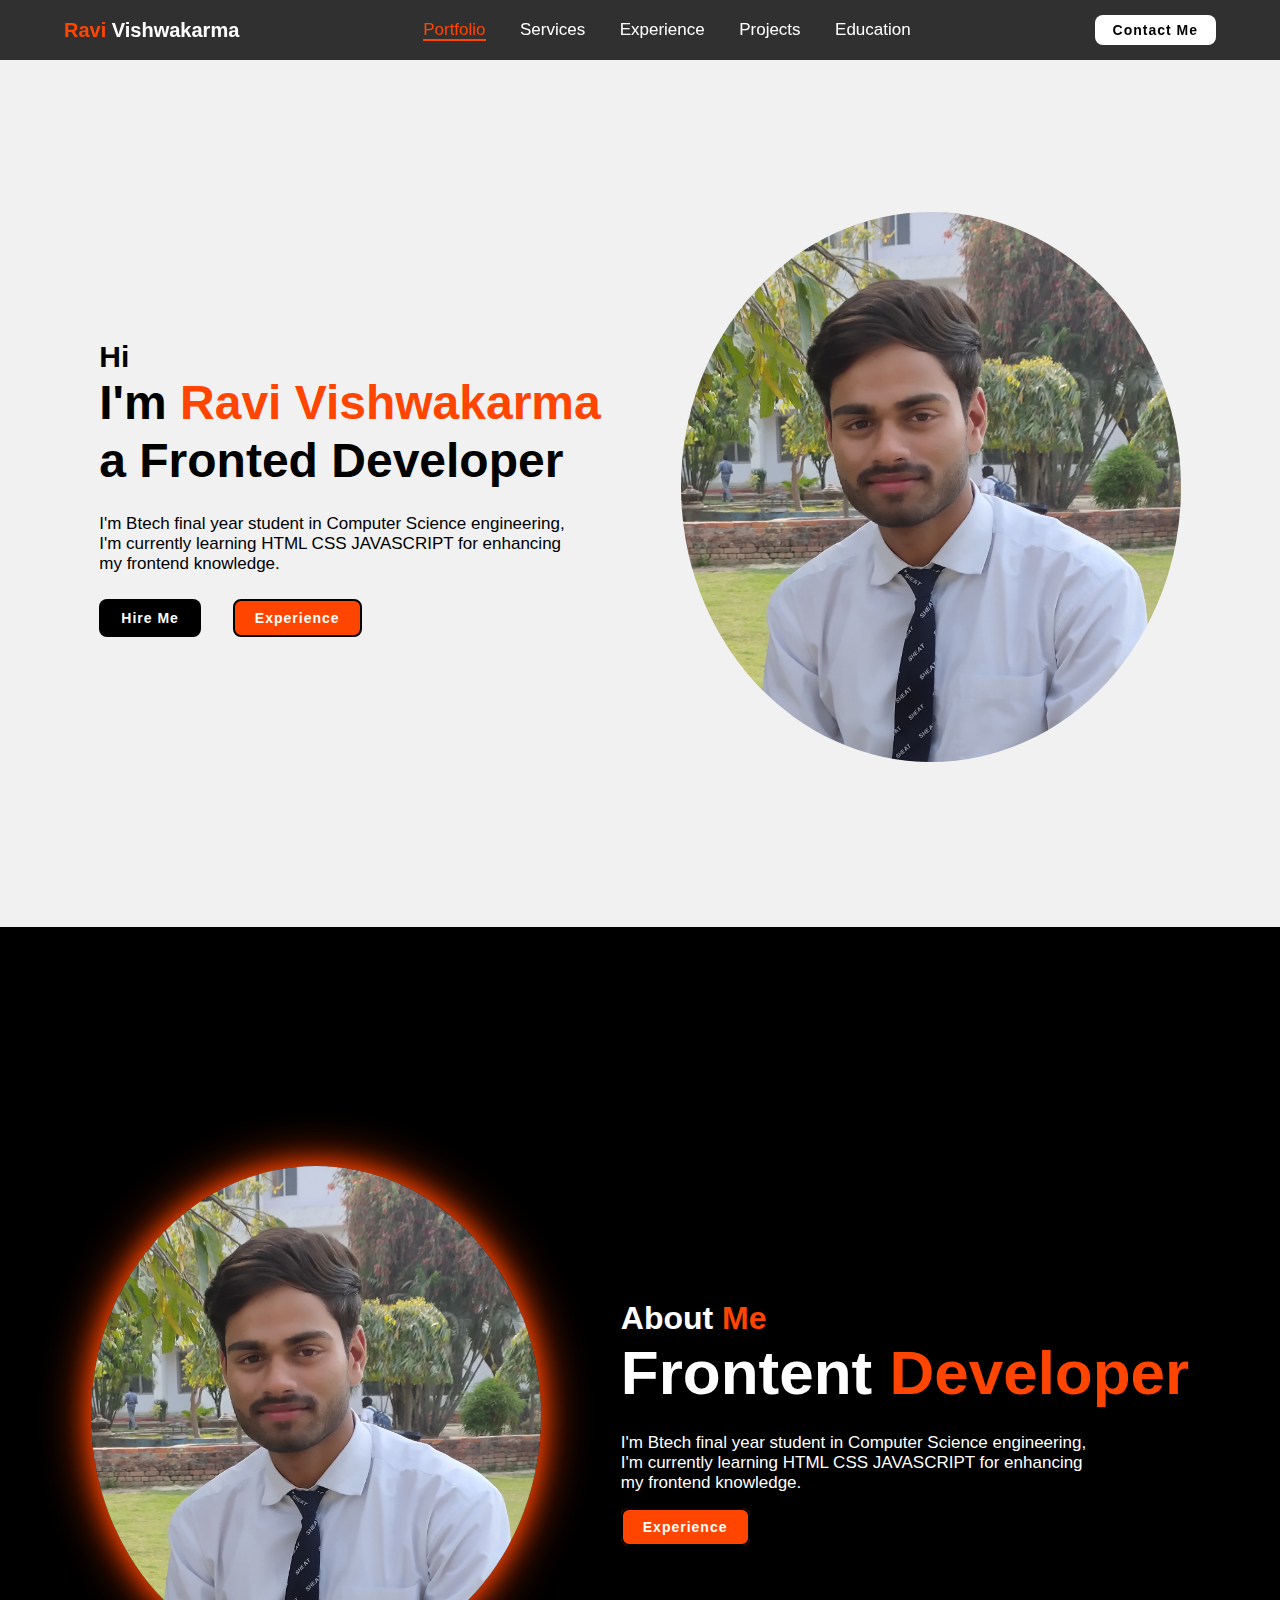
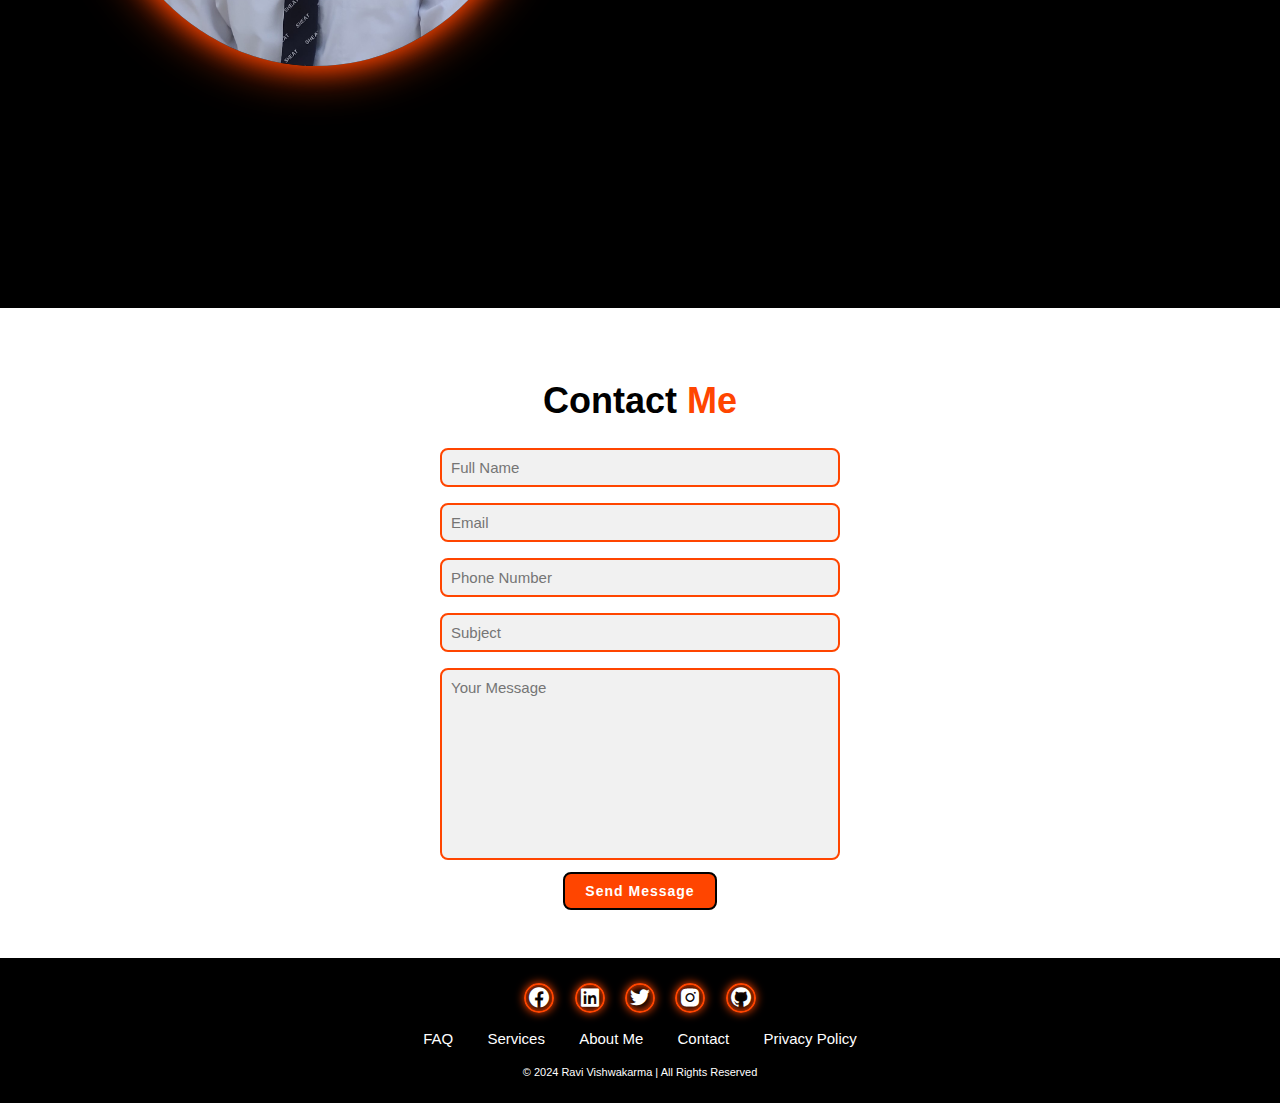
<file: Portfolio/index.html>
<!DOCTYPE html>
<html lang="en">
<head>
    <meta charset="UTF-8">
    <meta name="viewport" content="width=device-width, initial-scale=1.0">
    <link rel="stylesheet" href="style.css">
    <link href='https://unpkg.com/boxicons@2.1.4/css/boxicons.min.css' rel='stylesheet'>
    <title>Ravi Vishwakarma Demo Portfolio</title>
</head>
<body>
    <header class="header">
        <a href="#" class="logo"><span>Ravi </span>Vishwakarma</a>
        <nav class="navbar">
            <a href="#" class="active">Portfolio</a>
            <a href="#">Services</a>
            <a href="#">Experience</a>
            <a href="#">Projects</a>
            <a href="#">Education</a>
        </nav>

        <a href="#" class="contact">Contact Me</a>
    </header>

    
    <section class="home">
        <div class="home-content">
            <h3>Hi</h3>
            <h1>I'm <span>Ravi Vishwakarma</span><br>a Fronted Developer</h1>
            <p>I'm Btech final year student in Computer Science engineering,<br>I'm currently learning 
                HTML CSS JAVASCRIPT for enhancing<br>my frontend knowledge.</p>

            <div class="btn-box">
                <button class="btn-1">Hire Me</button>
                <button class="btn-2">Experience</button>
            </div>
        </div>
        <div class="img-box">
            <img src="img1.jpg" alt="">
        </div>
    </section>


    <section class="about">

        <div class="about-img">
            <img src="img1.jpg" alt="">
        </div>
        
        <div class="about-content">
            <h2 class="heading">About <span>Me</span></h2>
            <h3>Frontent <span>Developer</span>
            </h3>
            <p>I'm Btech final year student in Computer Science engineering,<br>I'm currently learning 
                HTML CSS JAVASCRIPT for enhancing<br>my frontend knowledge.</p>
            <a href="#" class="btn-2">Experience</a>
        </div>
    </section>

    <section class="contact-form">
        <h2 class="contact-me">Contact <span>Me</span></h2>

        <form action="#">
            <div class="input-box">
                <input type="text" placeholder="Full Name">
                <input type="email" placeholder="Email">
                <input type="number" placeholder="Phone Number">
                <input type="text" placeholder="Subject">
            </div>

            <textarea name="" id="" cols="30" rows="10" placeholder="Your Message"></textarea>
            <input type="submit" value="Send Message" class="btn-2">
        </form>
    </section>

    <footer class="footer">
        <div class="social">
            <a href="#"><i class='bx bxl-facebook-circle'></i></a>
            <a href="#"><i class='bx bxl-linkedin-square'></i></a>
            <a href="#"><i class='bx bxl-twitter'></i></a>
            <a href="https://www.instagram.com/mr_raaviii/"><i class='bx bxl-instagram-alt'></i></a>
            <a href="#"><i class='bx bxl-github'></i></a>
        </div>

        <ul class="list">
            <li>
                <a href="#">FAQ</a>
            </li>
            <li>
                <a href="#">Services</a>
            </li>
            <li>
                <a href="#">About Me</a>
            </li>
            <li>
                <a href="#">Contact</a>
            </li>
            <li>
                <a href="#">Privacy Policy</a>
            </li>
        </ul>

        <p class="copyright">© 2024 Ravi Vishwakarma | All Rights Reserved</p>
    </footer>
</body>
</html>
</file>
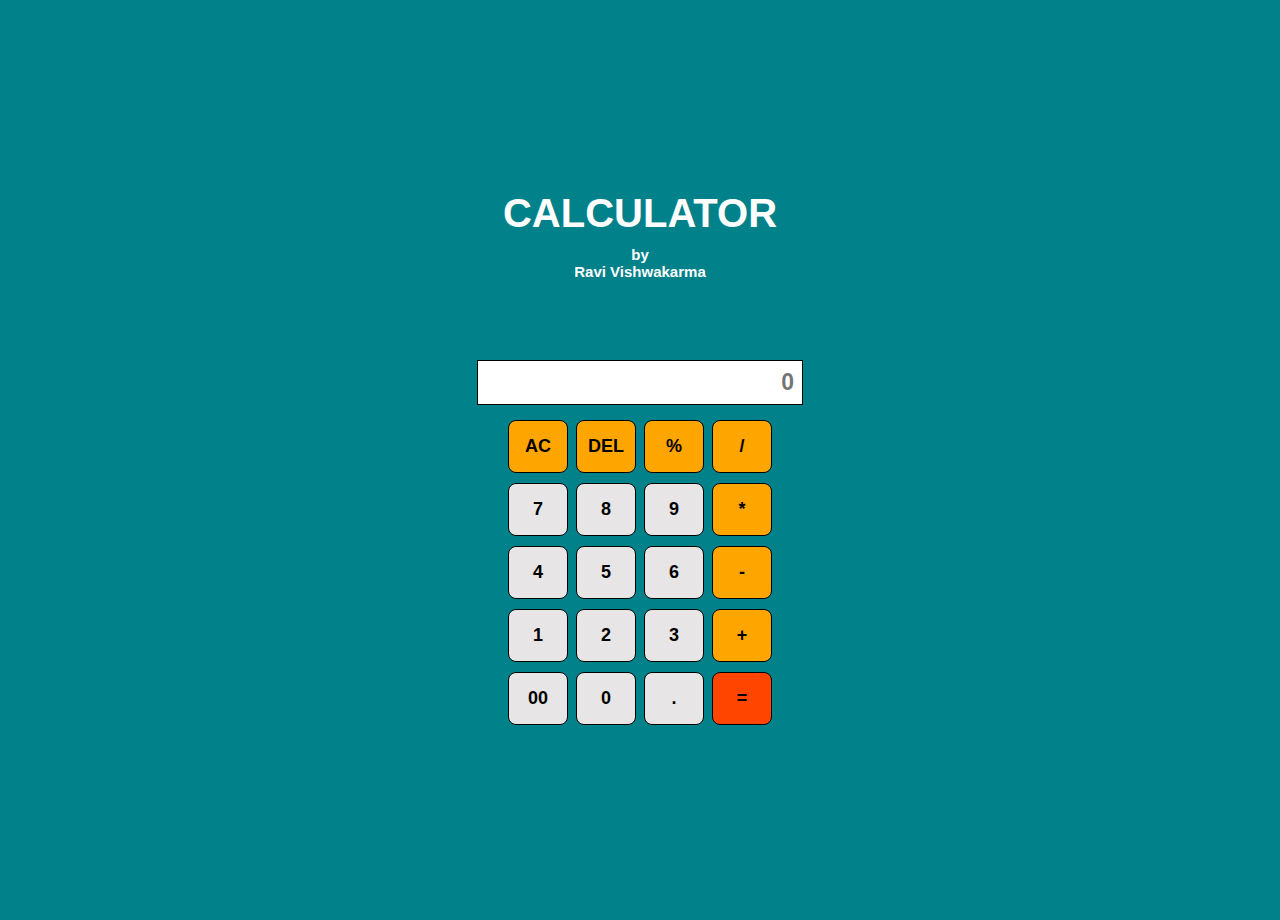
<file: Simple Calculator/index.html>
<!DOCTYPE html>
<html lang="en">
<head>
    <meta charset="UTF-8">
    <meta name="viewport" content="width=device-width, initial-scale=1.0">
    <link rel="stylesheet" href="style.css">
    <title>Calculator Made by Ravi Vishwakarma</title>
</head>
<body>
    <div class="Main">
        <h1>CALCULATOR</h1>
        <h5>by<br>Ravi Vishwakarma</h5>
        <div class="row">
            <input class="inputBox" type="text" placeholder="0" id="inputBox"/>
        </div>
        <div class="row">
            <button class="button2">AC</button>
            <button class="button2">DEL</button>
            <button class="button2">%</button>
            <button class="button2">/</button>
        </div>
        <div class="row">
            <button class="button">7</button>
            <button class="button">8</button>
            <button class="button">9</button>
            <button class="button2">*</button>
        </div>
        <div class="row">
            <button class="button">4</button>
            <button class="button">5</button>
            <button class="button">6</button>
            <button class="button2">-</button>
        </div>
        <div class="row">
            <button class="button">1</button>
            <button class="button">2</button>
            <button class="button">3</button>
            <button class="button2">+</button>
        </div>
        <div class="row">
            <button class="button">00</button>
            <button class="button">0</button>
            <button class="button">.</button>
            <button class="button1">=</button>
        </div>
    </div>
    <script src="script.js"></script>
</body>
</html>
</file>
<file: Portfolio/style.css>
*{
    margin: 0;
    padding: 0;
    box-sizing: border-box;
    font-family: Arial;
    text-decoration: none;
    list-style: none;
}
.header{
    position: fixed;
    top: 0;
    left: 0;
    width: 100%;
    padding: 15px 5%;
    background: rgba(0,0,0,0.8);
    backdrop-filter: blur(10px);
    display: flex;
    justify-content: space-between;
    align-items: center;
    z-index: 100;
}

.logo{
    font-size: 20px;
    color: white;
    font-weight: 600;
    transition: 0.3s ease;
}

.logo span{
    font-weight: bolder;
}

.logo:hover{
    color: orangered;
    text-shadow: 0 0 25px orangered,
                 0 0 50px orangered;
    transform: scale(1.1);
}

span{
    color: orangered;
}

.navbar a{
    font-size: 17px;
    color: white;
    font-weight: 540;
    margin: 0 15px;
    border-bottom: 3px solid transparent;
    transition: 0.3s ease;
}
.navbar a:hover,
.navbar a.active{
    color: orangered;
    border-bottom: 2px solid orangered;
}

.contact{
    padding: 5px 16px;
    background-color: white;
    color: black;
    border: 2px solid transparent;
    border-radius: 8px;
    font-size: 14px;
    letter-spacing: 1px;
    font-weight: 600;
    transition: 0.3s ease;
}

.contact:hover{
    background-color: orangered;
    box-shadow: 0 0 18px orangered;
    color: white;

}

.home{
    width: 100%;
    min-height: 103vh;
    background: rgba(241,241,241);
    display: flex;
    justify-content: center;
    align-items: center;
    gap: 5em;
    padding: 50px 5% 0;
}

.home-content{
    width: auto;
    height: auto;
}

.home-content h3{
    font-size: 30px;
}

.home-content h1{
    font-size: 48px;
    line-height: 1.2;
}

.home-content p{
    font-size: 17px;
    margin: 25px 0 25px;
}

.btn-box{
    width: 345px;
    display: flex;
    gap: 2em;
}

.btn-1{
    padding: 9px 20px;
    background-color: black;
    color: white;
    border: 2px solid transparent;
    border-radius: 8px;
    font-size: 14px;
    letter-spacing: 1px;
    font-weight: 600;
    transition: 0.3s ease;
    cursor: pointer;
}

.btn-1:hover{
    background-color: white;
    color: black;
    border: 2px solid black;
}

.btn-2{
    padding: 9px 20px;
    background-color: orangered;
    color: white;
    border: 2px solid black;
    border-radius: 8px;
    font-size: 14px;
    letter-spacing: 1px;
    font-weight: 600;
    transition: 0.3s ease;
    cursor: pointer;
}

.btn-2:hover{
    background-color: white;
    color: orangered;
}

.img-box img{
    border-radius: 50%;
    width: 500px;
    height: 550px;
}

::-webkit-scrollbar{
    width: 9px;
}

::-webkit-scrollbar-thumb{
    background-color: orangered;
}

::-webkit-scrollbar-track{
    background-color: rgba(0, 0, 0, 0.6);
    width: 50px;
}

.about{
    display: flex;
    justify-content: center;
    align-items: center;
    gap: 5em;
    background: black;
    width: 100%;
    min-height: 109vh;
    padding: 0px 5% 0;
}

.about-img img{
    position: relative;
    width: 450px;
    height: 500px;
    box-shadow: 0 0 25px orangered,
                0 0 50px orangered;
    border-radius: 50%;
}
.about-content h2{
    text-align: left;
    color: white;
    font-size: 32px;
}

.about-content h3{
    font-size: 62px;
    color: white;
}

.about-content p{
    color: white;
    font-size: 17px;
    margin: 25px 0 25px;
}

.contact-form h2{
    text-align: center;
    margin-top: 2em;
    margin-bottom: 0.5em;
    font-size: 36px;
}
.contact-form form{
    max-width: 25em;
    margin: 1rem auto;
    text-align: center;
    margin-bottom: 3em;
}

.contact-form form .input-box{
    display: flex;
    justify-content: center;
    flex-wrap: wrap;
}

.contact-form form .input-box input,
.contact-form form textarea{
    width: 100%;
    padding: 0.6em;
    font-size: 15px;
    color: black;
    background: rgb(241, 241, 241);
    border-radius: 0.5rem;
    margin: 0.5rem 0;
    resize: none;
    border: 2px solid orangered;
}

.footer{
    position: relative;
    bottom: 0;
    width: 100%;
    padding: 25px 0;
    background-color: black;
}

.footer .social{
    text-align: center;
    padding-bottom: 15px;
    color: white;
}

.social a{
    text-decoration: none;
    color: #fff;
}

.footer .social a{
    font-size: 24px;
    color: white;
    border: 2px solid orangered;
    width: 30px;
    height: 30px;
    line-height: 30px;
    display: inline-block;
    text-align: center;
    border-radius: 50%;
    margin: 0 8px;
    box-shadow: inset 0 0 10px orangered, 0 0 10px orangered;
    transition: 0.3s ease;
}

.footer .social a:hover{
    transform: scale(1.2) translateY(-10px);
    color: orangered;
    border: 1px solid orangered;
}

.footer ul{
    margin-top: 0;
    padding: 0;
    font-size: 15px;
    line-height: 1.5;
    margin-bottom: 0;
    text-align: center;
    
}

.footer ul li a{
    color: white;
    border-bottom: 3px solid transparent;
    transition: 0.3s ease;
}

.footer ul li a:hover{
    border-bottom: 2px solid orangered;
}

.footer ul li{
    display: inline-block;
    padding: 0 15px;
}

.footer .copyright{
    margin-top: 15px;
    text-align: center;
    font-size: 11px;
    color: white;
}
</file>
<file: Simple Calculator/style.css>
*{
    margin: 0;
    padding: 0;
}
.Main{
    background: rgb(1, 129, 138);
    margin: 0 0;
    padding: 10px 10px;
    align-items: center;
    justify-content: center;
    display: flex;
    text-align: center;
    flex-direction: column;
    min-height: 100vh;
}
h1{
    text-align: center;
    font-family: Arial, Helvetica, sans-serif;
    color: white;
    font-size: 40px;
    margin: 0;
    padding: 0;
}
h5{
    font-size: 15px;
    margin: 10px;
    margin-bottom: 70px;
    padding: 0;
    color: white;
    font-family: Arial, Helvetica, sans-serif;
}
.inputBox{
    padding: 8px 8px;
    margin: 10px ;
    border: 1px solid black;
    font-size: 23px;
    text-align: end;
    font-weight: 600;
}
button{
    padding: 15px 0;
    margin: 5px 2px;
    width: 60px;
    border : 1px solid black;
    border-radius: 8px;
    cursor: pointer;
    font-size: 18px;
    font-weight: 600;
    background-color: rgb(231, 229, 229);
}

.button1{
    background-color: orangered;
}
.button2{
    background-color: orange;
}
</file>
